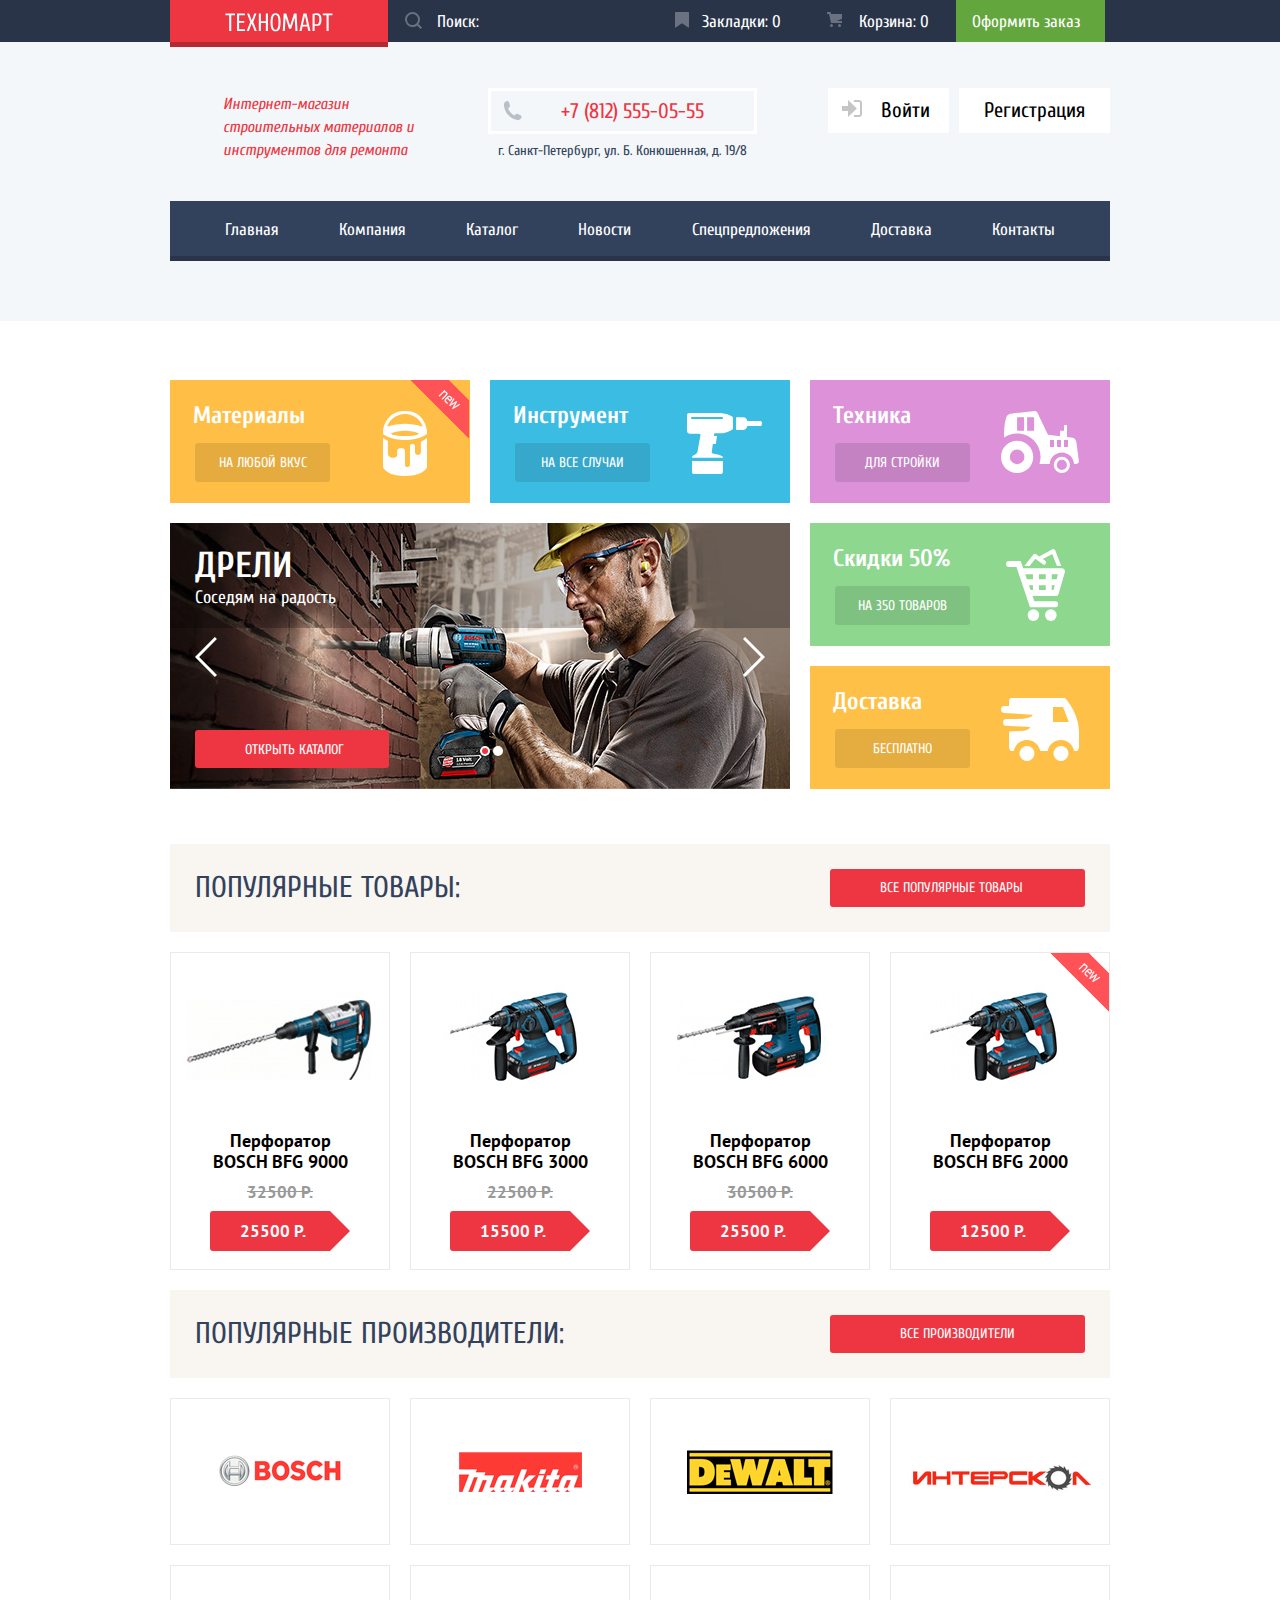
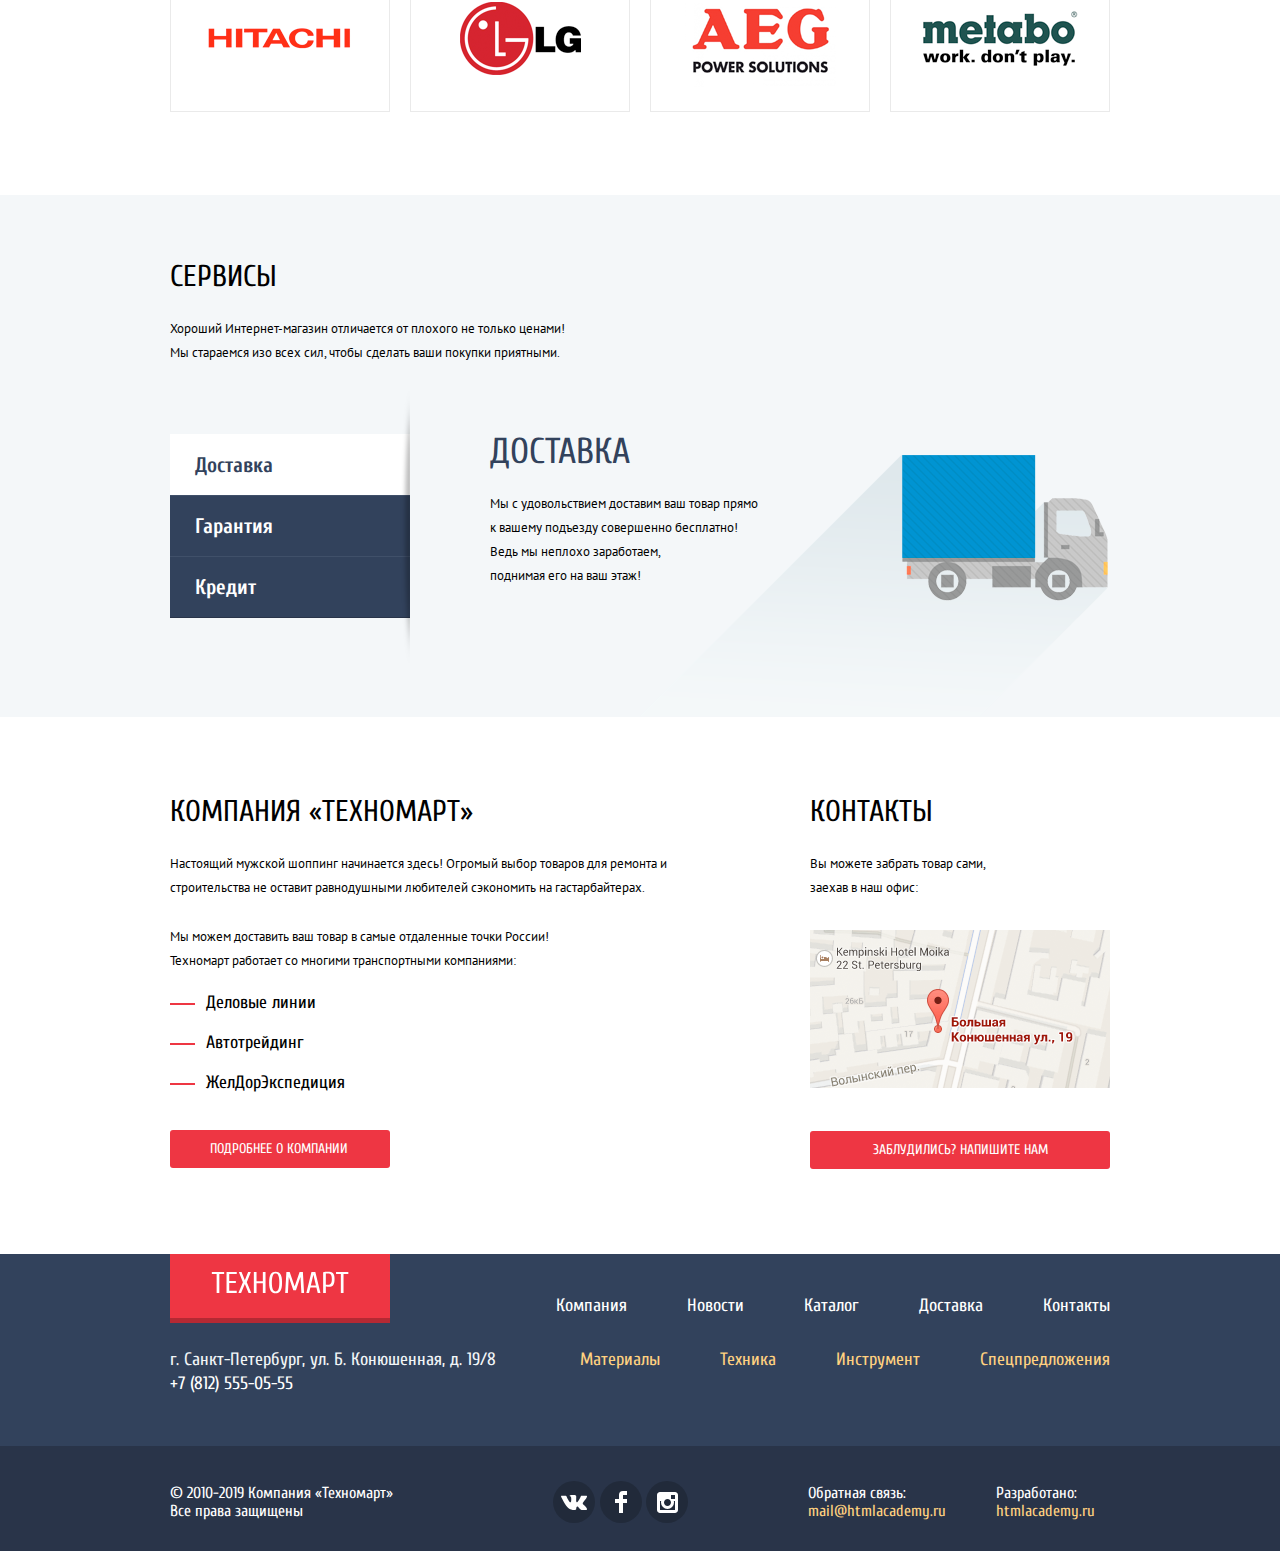
<file: index.html>
<!DOCTYPE html>
<html lang="ru">
  <head>
    <meta charset="utf-8">
    <title>HTML Academy: Техномарт</title>
    <link href="https://fonts.googleapis.com/css?family=Cuprum:400,400i,700%7CPT+Sans:400,700&display=swap&subset=cyrillic" rel="stylesheet">
    <link href="css/normalize.css" rel="stylesheet">
    <link href="css/style-min.css" rel="stylesheet">
  </head>
  <body>
    <header class="main-header">
      <div class="top-header">
        <div class="container">
          <a class="logo">
            <img src="img/logo.svg" width="109" height="19" alt="Логотип Техномарт">
          </a>
          <div class="search">
            <form action="#" method="get">
              <label for="search">
                <span class="visually-hidden">Форма поиска</span>
              </label>
              <input id="search" type="search" name="search" placeholder="Поиск:">
              <button class="visually-hidden" type="submit">Поиск</button>
            </form>
          </div>
          <div class="booking-block">
            <a class="marker" href="#">Закладки: 0</a>
            <a class="basket" href="#">Корзина: 0</a>
            <a class="booking" href="#">Оформить заказ</a>
          </div>
        </div>
      </div>
      <div class="middle-header container">
        <h1 class="index-page-title">Интернет-магазин строительных материалов и инструментов для ремонта</h1>  
        <div class="contact-header">
          <p class="phone-numder"><a href="tel:+78125550555">+7 (812) 555-05-55</a></p>
          <p class="address">г. Санкт-Петербург, ул. Б. Конюшенная, д. 19/8</p>
        </div>
        <ul class="user-navigation"> 
          <li>
            <a class="login-link" href="#">
              <svg xmlns="http://www.w3.org/2000/svg" width="20" height="17" viewBox="0 0 20 17">
                <path d="M14.875 8.5L6 0v6H0v5h6v6z"/>
                <path d="M16.986 15.01h-5.027V17h5.027c2.178 0 3.004-1.81 3.029-3.026V3.028C19.99 1.811 19.164 0 16.986 0h-5.027v1.99h5.027c.839 0 .992.681 1.01 1.057v10.904c-.017.376-.171 1.059-1.01 1.059z"/>
              </svg>
              <span>Войти</span>
            </a>
          </li>
          <li>
            <a class="check-in" href="#">Регистрация</a>
          </li>
        </ul>
      </div>
      <nav class="main-navigation container">
        <ul>
          <li><a class="active">Главная</a></li>
          <li><a href="#">Компания</a></li>
          <li><a href="catalog.html">Каталог</a></li>
          <li><a href="#">Новости</a></li>
          <li><a href="#">Спецпредложения</a></li>
          <li><a href="#">Доставка</a></li>
          <li><a href="#">Контакты</a></li>
        </ul>
      </nav>
    </header>
    <main>
      <div class="container">
        <section class="offers-block">
          <h2 class="visually-hidden">Наши предложения</h2>
          <div class="wrapper-offers-top">
            <div class="material-offers new">
              <h3>Материалы</h3>
              <a href="#">На любой вкус</a>  
            </div>
            <div class="instrument-offers">
              <h3>Инструмент</h3>
              <a href="#">На все случаи</a>
            </div>
            <div class="equipment-offers">
              <h3>Техника</h3>
              <a href="#">Для стройки</a>
            </div> 
          </div>
          <div class="wrapper-offers-bottom">
            <div class="wrapper">
              <div class="discount-offers">
                <h3>Скидки 50%</h3>
                <a href="#">На 350 товаров</a>
              </div>       
              <div class="delivery-offers">
                <h3>Доставка</h3>
                <a href="#">Бесплатно</a>
              </div>
            </div>
            <div class="slider-wrapper"> 
              <div class="slider-controls">
                <i class="active"></i>
                <i></i>
              </div>
              <button class="next-slider"><span class="visually-hidden">Вперед</span></button>
              <button class="back-slider"><span class="visually-hidden">Назад</span></button>
              <ul class="slider-list">
                <li class="slider-item">
                  <h3 class="slider-item-title">Дрели</h3>
                  <p>Соседям на радость</p>
                  <a class="slider-batton" href="catalog.html">Открыть каталог</a>
                </li>
                <li class="slider-item">
                  <h3 class="slider-item-title">Перфораторы</h3>
                  <p>Настоящие мужские игрушки</p>
                  <a class="slider-batton" href="catalog.html">Открыть каталог</a>
                </li>
              </ul>
            </div>
          </div>
        </section>
        <section class="popular-product">
          <div class="popular-product-header">
            <h2>Популярные товары:</h2>         
            <a class="button" href="#">Все популярные товары</a> 
          </div>
          <ul class="popular-list">
            <li class="popular-item">
              <article class="card-product">
                <div class="catalog-content">
                  <img src="img/bosch-bfg-9000.jpg" width="218" height="170" alt="Перфоратор BOSCH BFG 9000"> 
                </div>
                <h3>
                  <a href="#">
                    <span class="catalog-category">Перфоратор BOSCH</span>
                    <span class="catalog-model">BFG 9000</span>
                  </a>
                </h3>
                <div class="catalog-price">
                  <div class="old-price">32500 Р.</div>
                  <div class="new-price">25500 Р.</div>
                </div>
                <div class="catalog-popup">  
                  <a class="button-booking" href="#">Купить</a>
                  <a class="button-marker" href="#">В закладки</a>
                </div>
              </article>  
            </li>
            <li class="popular-item">
              <article class="card-product">
                <div class="catalog-content">
                  <img src="img/bosch-bfg-3000.jpg" width="218" height="170" alt="Перфоратор BOSCH BFG 3000"> 
                </div>
                <h3>
                  <a href="#">
                    <span class="catalog-category">Перфоратор BOSCH</span>
                    <span class="catalog-model">BFG 3000</span>
                  </a>
                </h3>
                <div class="catalog-price">
                  <div class="old-price">22500 Р.</div>
                  <div class="new-price">15500 Р.</div>
                </div>
                <div class="catalog-popup">  
                  <a class="button-booking" href="#">Купить</a>
                  <a class="button-marker" href="#">В закладки</a>
                </div>
              </article>  
            </li>
            <li class="popular-item"> 
              <article class="card-product">
                <div class="catalog-content">
                  <img src="img/bosch-bfg-6000.jpg" width="218" height="170" alt="Перфоратор BOSCH BFG 6000"> 
                </div>
                <h3>
                  <a href="#">
                    <span class="catalog-category">Перфоратор BOSCH</span>
                    <span class="catalog-model">BFG 6000</span>
                  </a>
                </h3>
                <div class="catalog-price">
                  <div class="old-price">30500 Р.</div>
                  <div class="new-price">25500 Р.</div>
                </div>
                <div class="catalog-popup">  
                  <a class="button-booking" href="#">Купить</a>
                  <a class="button-marker" href="#">В закладки</a>
                </div>
              </article>  
            </li>
            <li class="popular-item">
              <article class="card-product new">
                <div class="catalog-content">
                  <img src="img/bosch-bfg-2000.jpg" width="218" height="170" alt="Перфоратор BOSCH BFG 2000"> 
                </div>
                <h3>
                  <a href="#">
                    <span class="catalog-category">Перфоратор BOSCH</span>
                    <span class="catalog-model">BFG 2000</span>
                  </a>
                </h3>
                <div class="catalog-price">
                  <div class="new-price standart-price">12500 Р.</div>
                </div>
                <div class="catalog-popup"> 
                  <a class="button-booking" href="#">Купить</a>
                  <a class="button-marker" href="#">В закладки</a>
                </div>
              </article>  
            </li>
          </ul> 
        </section>
        <section class="popular-brands">
          <div class="popular-brands-header">
            <h2>Популярные производители:</h2>   
            <a class="button" href="#">Все производители</a>
          </div>
          <ul class="popular-brands-list">
            <li><a href="#"><img src="img/bosch.png" width="126" height="37" alt="Bosch"></a></li> 
            <li><a href="#"><img src="img/makita.png" width="123" height="40" alt="Makita"></a></li>
            <li><a href="#"><img src="img/de-walt.png" width="146" height="44" alt="DeWALT"></a></li>
            <li><a href="#"><img src="img/interscol.png" width="200" height="88" alt="Интерскол"></a></li>
            <li><a href="#"><img src="img/hitachi.png" width="169" height="31" alt="Hitachi"></a></li>
            <li><a href="#"><img src="img/lg.png" width="121" height="73" alt="LG"></a></li>
            <li><a href="#"><img src="img/aeg.png" width="151" height="96" alt="AEG"></a></li>
            <li><a href="#"><img src="img/metabo.png" width="204" height="69" alt="Metabo"></a></li>
          </ul>
        </section>
      </div>
      <section class="services">
        <div class="container">
          <div class="lead-box">
            <h2>Сервисы</h2>
            <p class="services-text">Хороший Интернет-магазин отличается от плохого не только ценами! Мы стараемся изо всех сил, чтобы сделать ваши покупки приятными.</p>
          </div>
          <div class="slider-services">
            <div class="slider-services-buttons"> 
              <button class="services-button active">Доставка</button>
			        <button class="services-button">Гарантия</button>
			        <button class="services-button">Кредит</button>
            </div>
            <div class="slider-services-text">
              <section class="delivery">  
                <h3>Доставка</h3> 
                <p class="delivery-text">Мы с удовольствием доставим ваш товар прямо<br> к вашему подъезду совершенно бесплатно! Ведь мы неплохо заработаем,<br> поднимая его на ваш этаж!</p>
              </section>
              <section class="warranty">
                <h3>Гарантия</h3>
                <p class="warranty-text">Если купленный у нас товар поломается или заискрит,<br> а также в случае пожара, спровоцированного его возгаранием, вы всегда можете быть уверены в нашей гарантии. Мы обменяем сгоревший товар на новый.<br> Дом уж восстановите как-нибудь сами.</p>
              </section>
              <section class="credit">
                <h3>Кредит</h3>
                <p class="credit-text">Залезть в долговую яму стало проще!<br> Кредитные консультанты придут вам на помощь.</p>
                <a class="button" href="#">Отправить заявку</a>
              </section>
            </div>
          </div>
        </div>
      </section>
      <div class="wrapper-company container">
        <article class="about-company"> 
          <h2 class="company-title">Компания &laquo;Техномарт&raquo;</h2>
          <p>Настоящий мужской шоппинг начинается здесь! Огромый выбор товаров для ремонта и строительства не оставит равнодушными любителей сэкономить на гастарбайтерах.</p>
          <p class="delivery-company">Мы можем доставить ваш товар в самые отдаленные точки России! Техномарт работает со многими транспортными компаниями:</p>
          <ul class="delivery-list"> 
            <li>Деловые линии</li>
            <li>Автотрейдинг</li>
            <li>ЖелДорЭкспедиция</li>
          </ul>
          <a class="button" href="#">Подробнее о компании</a>  
        </article>
        <section class="contact">
          <h2 class="contact-title">Контакты</h2>
          <p>Вы можете забрать товар сами, заехав в наш офис:</p>
          <a class="map" href="map.html">
            <img src="img/map.png" width="300" height="158" alt="Карта офиса Техномарт улица Большая Конюшечная ул., 19">
          </a>
          <div>
            <a class="button" href="message.html">Заблудились? Напишите нам</a>  
          </div>
        </section>
      </div>
    </main>
    <footer class="main-footer">
      <div class="footer-top">
        <div class="main-menu container">
          <a class="logo">
            <img src="img/logo-footer.svg" width="138" height="23" alt="Логотип Техномарт"> 
          </a>
          <ul class="footer-navigation"> 
            <li><a href="#">Компания</a></li>
            <li><a href="#">Новости</a></li>
            <li><a href="catalog.html">Каталог</a></li>
            <li><a href="#">Доставка</a></li>
            <li><a href="#">Контакты</a></li>
          </ul>
        </div>
        <div class="offers-menu container">
          <p class="footer-contact">
            г. Санкт-Петербург, ул. Б. Конюшенная, д. 19/8<br>
            <a href="tel:+78125550555">+7 (812) 555-05-55</a>
          </p>
          <ul class="offers"> 
            <li><a href="#">Материалы</a></li>
            <li><a href="#">Техника</a></li>
            <li><a href="#">Инструмент</a></li>
            <li><a href="#">Спецпредложения</a></li>
          </ul>
        </div>
      </div>
      <div class="footer-copyright">
        <div class="container">
          <p class="copyright">
            &copy; 2010-2019 Компания &laquo;Техномарт&raquo; 
            Все права защищены 
          </p>
          <div class="social-footer">
            <ul class="social-footer-list">
              <li>
                <a class="social-button social-button-vk" href="#">
                  <span class="visually-hidden">Вконтакте</span>               
                </a>
              </li>
              <li>
                <a class="social-button social-button-fb" href="#">
                  <span class="visually-hidden">Фейсбук</span>
                </a>
              </li>
              <li>
                <a class="social-button social-button-ig" href="#">
                  <span class="visually-hidden">Инстаграм</span>
                </a>
              </li>
            </ul>
          </div>
          <p class="mail">
            <span>Обратная связь:</span>
            <a href="mailto:mail@htmlacademy.ru">mail@htmlacademy.ru</a>
          </p>
          <p class="developer">
            <span>Разработано:</span>
            <a href="https://htmlacademy.ru/intensive/htmlcss">htmlacademy.ru</a>
          </p>
        </div>
      </div>
    </footer> 
    <div class="popup-message">
      <form action="#" method="post">
        <div class="form-block">
          <p class="message-item">
            <label for="message-name">Ваше имя:</label>
            <input type="text" id="message-name" name="name" placeholder="Имя Фамилия">
          </p>
          <p class="message-item">
            <label for="message-mail">Ваш e-mail:</label>
            <input type="email" id="message-mail" name="email" placeholder="email@example.com">
          </p>
          <p class="message-item-text">
            <label for="message-text">Текст письма:</label>
            <textarea id="message-text" name="message" placeholder="В свободной форме"></textarea>
          </p>
        </div>
        <div class="button-block">
          <button class="button-checkout" type="submit">Отправить</button>
        </div>
        <button class="close-popup" type="button">Закрыть</button>
      </form>
    </div> 
    <div class="map-popup">
      <img src="img/map-big.jpg" width="940" height="446" alt="Карта офиса Техномарт улица Большая Конюшечная ул., 19">
      <button class="close-popup" type="button"><span class="visually-hidden">Закрыть</span></button>
    </div>	
    <div class="popup-product-in-basket">
      <p>Товар добавлен в корзину</p>
      <div class="button-block">
        <a class="button-send" href="#">Оформить заказ</a>
        <a class="button-shopping" href="catalog.html">Продолжить покупки</a>  
      </div>
      <button class="close-popup" type="button"><span class="visually-hidden">Закрыть</span></button>
    </div>   
    <script src="js/script-min.js"></script>
  </body>
</html>
</file>
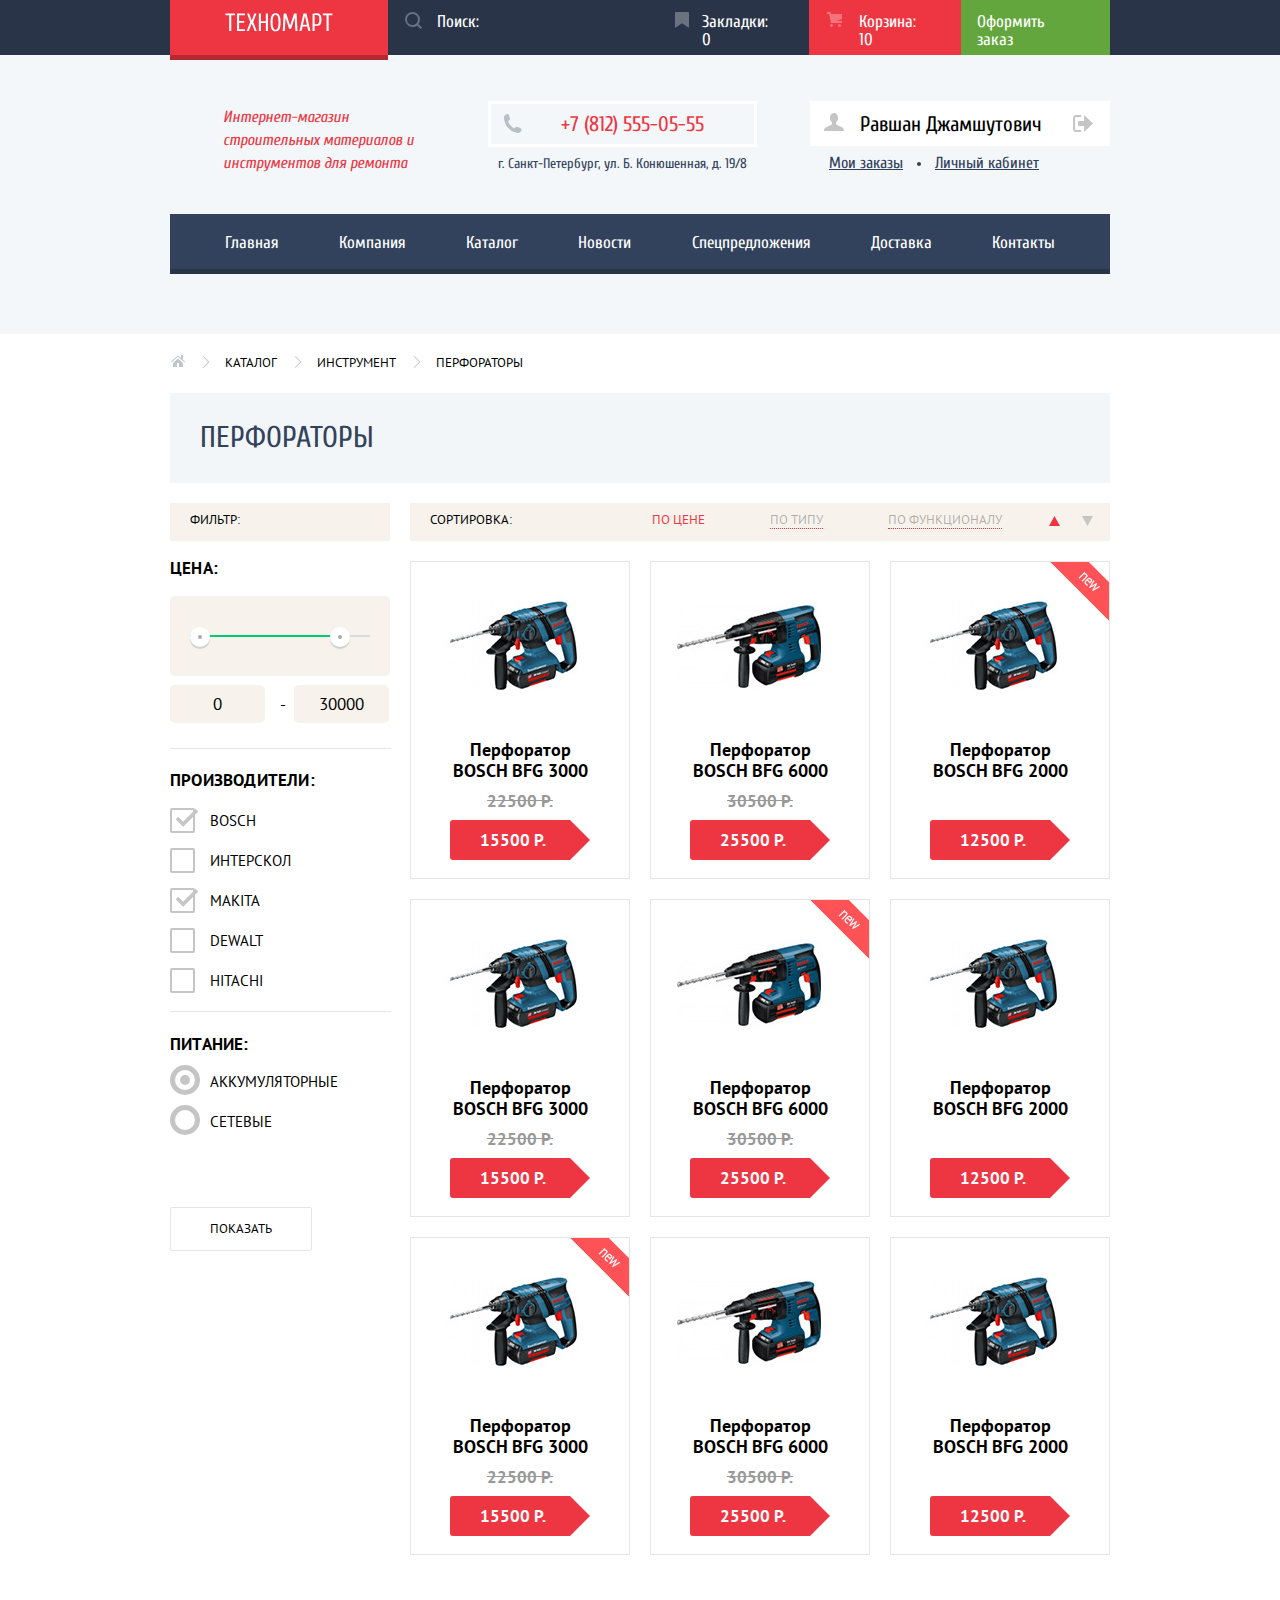
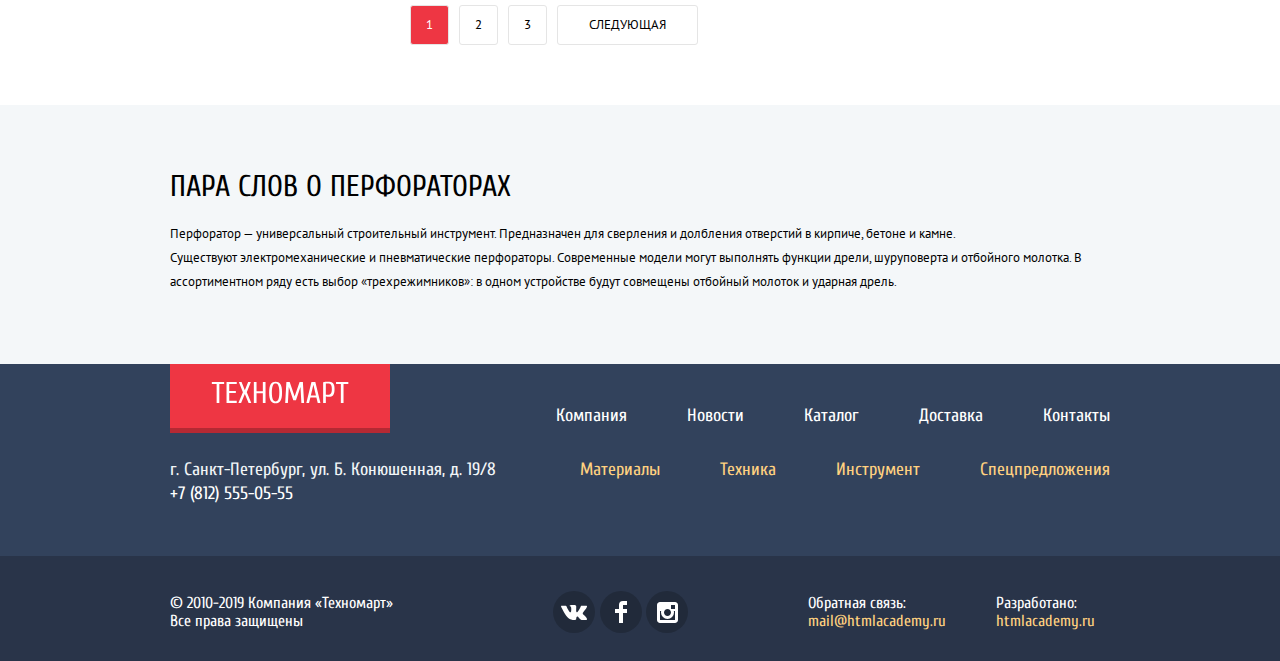
<file: catalog.html>
<!DOCTYPE html>
<html lang="ru">
  <head>
    <meta charset="utf-8">
    <title>HTML Academy: Техномарт</title>
    <link href="https://fonts.googleapis.com/css?family=Cuprum:400,400i,700%7CPT+Sans:400,700&display=swap&subset=cyrillic" rel="stylesheet">
    <link href="css/normalize.css" rel="stylesheet">
    <link href="css/style-min.css" rel="stylesheet">
  </head>
  <body>
    <header class="main-header">
      <div class="top-header">
        <div class="container">
          <a class="logo logo-inner" href="index.html">
            <img src="img/logo.svg" width="109" height="19" alt="Логотип Техномарт">
          </a>
          <div class="search">
            <form action="#" method="get">
              <label for="search-inner">
                <span class="visually-hidden">Форма поиска</span>
              </label>
              <input id="search-inner" type="search" name="search" placeholder="Поиск:">
              <button class="visually-hidden" type="submit">Поиск</button>
            </form>
          </div>
          <div class="booking-block">
            <a class="marker" href="#">Закладки: 0</a>
            <a class="basket full-basket" href="#">Корзина: 10</a>
            <a class="booking" href="#">Оформить заказ</a>
          </div>
        </div>
      </div>
      <div class="middle-header container">
        <p class="page-description">Интернет-магазин строительных материалов и инструментов для ремонта</p>  
        <div class="contact-header">
          <p class="phone-numder"><a href="tel:+78125550555">+7 (812) 555-05-55</a></p>
          <p class="address">г. Санкт-Петербург, ул. Б. Конюшенная, д. 19/8</p>
        </div>
        <div class="user-block">    
          <div class="user-login">
            <a class="user-name" href="#">
              <svg xmlns="http://www.w3.org/2000/svg" width="20" height="18" viewBox="0 0 20 18">
                <path d="M17.881 14.166c-2.144-.735-4.256-1.666-5.207-2.39-.657-.501-.77-1.618-.517-2.415 1.118-.903 1.864-2.477 1.864-4.278C14.021 2.276 12.221 0 10 0S5.979 2.276 5.979 5.083c0 1.801.746 3.374 1.863 4.277.253.798.141 1.915-.517 2.416-.95.724-3.063 1.654-5.207 2.39S0 18 0 18h20s.025-3.099-2.119-3.834z"/>
              </svg>            
              <span>Равшан Джамшутович</span>
            </a>
            <a class="exit" href="#">
              <svg xmlns="http://www.w3.org/2000/svg" width="21" height="17" viewBox="0 0 21 17">
                <g>
                  <path d="M21 8.5L12.125 0v6h-6v5h6v6z"/>
                  <path d="M3.106 13.952V3.048c.018-.376.171-1.057 1.01-1.057h5.027V0H4.116C1.938 0 1.112 1.81 1.087 3.027v10.946C1.112 15.189 1.938 17 4.116 17h5.027v-1.99H4.116c-.839 0-.992-.683-1.01-1.058z"/>
                </g>
              </svg>
              <span class="visually-hidden">Выход</span>
            </a>
          </div>
          <ul class="user-menu">
            <li><a href="#">Мои заказы</a></li>
            <li><a href="#">Личный кабинет</a></li>
          </ul>
        </div>                       
      </div>
      <nav class="main-navigation container">
        <ul>
          <li><a href="index.html">Главная</a></li>
          <li><a href="#">Компания</a></li>
          <li><a class="active" href="catalog.html">Каталог</a></li>
          <li><a href="#">Новости</a></li>
          <li><a href="#">Спецпредложения</a></li>
          <li><a href="#">Доставка</a></li>
          <li><a href="#">Контакты</a></li>
        </ul>
      </nav>
    </header>
    <main>
      <div class="container">
        <ul class="breadcrumbs">
          <li class="breadcrumbs-item">
            <a href="index.html">
              <svg xmlns="http://www.w3.org/2000/svg" width="15" height="12" viewBox="0 0 15 12">
                <g fill="#C1C6CE">
                    <path d="M3 8v4h4V8h2v4h4V8L8 3.516z"/>
                    <path d="M14.831 6.365L13 4.751V0h-2v2.987L8.332.635c-.02-.017-.043-.023-.064-.037a.465.465 0 0 0-.08-.047.551.551 0 0 0-.095-.024C8.062.521 8.032.515 8 .515c-.031 0-.061.006-.092.012a.46.46 0 0 0-.095.025c-.028.011-.053.029-.08.046-.021.014-.045.02-.064.037l-6.498 5.73a.501.501 0 0 0 .33.875.497.497 0 0 0 .331-.125L8 1.677l6.169 5.438a.501.501 0 0 0 .662-.75z"/>
                </g>
              </svg>
              <span class="visually-hidden">Главная</span>
            </a>
          </li>
          <li class="breadcrumbs-item"><a href="catalog.html">Каталог</a></li>
          <li class="breadcrumbs-item"><a href="#">Инструмент</a></li>
          <li class="breadcrumbs-item breadcrumbs-current">Перфораторы</li>
        </ul>
        <h1 class="page-title">Перфораторы</h1> 
        <div class="wrapper-main">
          <section class="filters">
            <h2>Фильтр:</h2>
            <form class="filter" action="#" method="get"> 
              <fieldset class="filter-item filter-price">
                <legend>Цена:</legend>
                <div class="range-filter">
                  <div class="range-controls">
                    <div class="scale">
                      <div class="bar"></div>
                    </div> 
                    <div class="toggle toggle-min"></div>
                    <div class="toggle toggle-max"></div>      
                  </div>
                  <div class="price-controls">
                    <label class="min-price"><input name="min-price" type="text" value="0"></label> 
                    <label class="max-price">-<input name="max-price" type="text" value="30000"></label> 
                  </div>
                </div>
              </fieldset>
              <fieldset class="filter-item filter-brands">
                <legend>Производители:</legend>
                <ul>
                  <li>
                    <input class="visually-hidden  filter-input-checked" type="checkbox" name="bosch" id="bosch" checked>
                    <label for="bosch"><span class="brands">bosch</span></label>
                  </li>
                  <li>
                    <input class="visually-hidden  filter-input-checked" type="checkbox" name="interscol" id="interscol">
                    <label for="interscol"><span class="brands">Интерскол</span></label>
                  </li>
                  <li>
                    <input class="visually-hidden  filter-input-checked" type="checkbox" name="makita" id="makita" checked>
                    <label for="makita"><span class="brands">Makita</span></label>
                  </li>
                  <li>
                    <input class="visually-hidden  filter-input-checked" type="checkbox" name="dewalt" id="dewalt">
                    <label for="dewalt"><span class="brands">Dewalt</span></label>
                  </li>
                  <li>
                    <input class="visually-hidden  filter-input-checked" type="checkbox" name="hitachi" id="hitachi">
                    <label for="hitachi"><span class="brands">Hitachi</span></label>
                  </li>
                </ul>
              </fieldset>
              <fieldset  class="filter-item filter-battery">
                <legend>Питание:</legend>
                <ul>
                  <li>
                    <input class="visually-hidden  filter-input-radio" type="radio" name="battery-type" id="battery" value="battery" checked>
                    <label for="battery">Аккумуляторные</label>
                  </li>
                  <li>
                    <input class="visually-hidden  filter-input-radio" type="radio" name="battery-type" id="electric-network" value="electric-network">
                    <label for="electric-network">Сетевые</label>
                  </li>
                </ul>
              </fieldset>
              <button class="filter-button" type="submit">Показать</button>
            </form> 
          </section>
          <div class="wrapper-inner">
            <section class="sorting">
              <h2>Сортировка:</h2>
              <ul class="sorting-list">
                <li><a class="sort-link active" href="#">По цене</a></li>
                <li><a class="sort-link" href="#">По типу</a></li>
                <li><a class="sort-link" href="#">По функционалу</a></li>
              </ul>
              <div class="down-up-block">
                <a class="up active" href="#">
                  <svg version="1.1" xmlns="http://www.w3.org/2000/svg" xmlns:xlink="http://www.w3.org/1999/xlink" x="0px" y="0px"
                    width="11px" height="10px" viewBox="0 0 11 10" enable-background="new 0 0 11 10" xml:space="preserve">
                    <polygon points="5.5,0 0,10 11,10 "/>
                  </svg>                 
                  <span class="visually-hidden">Сортировать по возврастанию</span>
                </a>
                <a class="down" href="#">
                  <svg version="1.1" xmlns="http://www.w3.org/2000/svg" xmlns:xlink="http://www.w3.org/1999/xlink" x="0px" y="0px" width="11px" height="10px" viewBox="0 0 11 10" enable-background="new 0 0 11 10" xml:space="preserve">
                    <polyline points="5.5,10 0,0 11,0 "/>
                  </svg>
                  <span class="visually-hidden down">Сортировать по убыванию</span>
                </a>
              </div>
            </section>
            <section class="catalog">
              <h2 class="visually-hidden">Каталог товаров</h2>
              <ul class="catalog-list">
                <li class="catalog-item">
                  <article class="card-product">
                    <div class="catalog-content">
                      <img src="img/bosch-bfg-3000.jpg" width="218" height="170" alt="Перфоратор BOSCH BFG 3000"> 
                    </div>
                    <h3>
                      <a href="#">
                        <span class="catalog-category">Перфоратор BOSCH</span>
                        <span class="catalog-model">BFG 3000</span>
                      </a>
                    </h3>
                    <div class="catalog-price">
                      <div class="old-price">22500 Р.</div>
                      <div class="new-price">15500 Р.</div>
                    </div>
                    <div class="catalog-popup">  
                      <a class="button-booking" href="#">Купить</a>
                      <a class="button-marker" href="#">В закладки</a>
                    </div>
                  </article>  
                </li>
                <li class="catalog-item">
                  <article class="card-product">
                    <div class="catalog-content">
                      <img src="img/bosch-bfg-6000.jpg" width="218" height="170" alt="Перфоратор BOSCH BFG 6000"> 
                    </div>
                    <h3>
                      <a href="#">
                        <span class="catalog-category">Перфоратор BOSCH</span>
                        <span class="catalog-model">BFG 6000</span>
                      </a>
                    </h3>
                    <div class="catalog-price">
                      <div class="old-price">30500 Р.</div>
                      <div class="new-price">25500 Р.</div>
                    </div>
                    <div class="catalog-popup"> 
                      <a class="button-booking" href="#">Купить</a>
                      <a class="button-marker" href="#">В закладки</a>
                    </div>
                  </article>    
                </li>
                <li class="catalog-item  new"> 
                  <article class="card-product  new">
                    <div class="catalog-content">
                      <img src="img/bosch-bfg-2000.jpg" width="218" height="170" alt="Перфоратор BOSCH BFG 2000"> 
                    </div>
                    <h3>
                      <a href="#">
                        <span class="catalog-category">Перфоратор BOSCH</span>
                        <span class="catalog-model">BFG 2000</span>
                      </a>
                    </h3>
                    <div class="catalog-price">
                      <div class="new-price standart-price">12500 Р.</div>
                    </div>
                    <div class="catalog-popup">  
                      <a class="button-booking" href="#">Купить</a>
                      <a class="button-marker" href="#">В закладки</a>
                    </div>
                  </article>
                </li>
                <li class="catalog-item">
                  <article class="card-product">
                    <div class="catalog-content">
                      <img src="img/bosch-bfg-3000.jpg" width="218" height="170" alt="Перфоратор BOSCH BFG 3000"> 
                    </div>
                    <h3>
                      <a href="#">
                        <span class="catalog-category">Перфоратор BOSCH</span>
                        <span class="catalog-model">BFG 3000</span>
                      </a>
                    </h3>
                    <div class="catalog-price">
                      <div class="old-price">22500 Р.</div>
                      <div class="new-price">15500 Р.</div>
                    </div>
                    <div class="catalog-popup">  
                      <a class="button-booking" href="#">Купить</a>
                      <a class="button-marker" href="#">В закладки</a>
                    </div>
                  </article>  
                </li>
                <li class="catalog-item">
                  <article class="card-product  new">
                    <div class="catalog-content">
                      <img src="img/bosch-bfg-6000.jpg" width="218" height="170" alt="Перфоратор BOSCH BFG 6000"> 
                    </div>
                    <h3>
                      <a href="#">
                        <span class="catalog-category">Перфоратор BOSCH</span>
                        <span class="catalog-model">BFG 6000</span>
                      </a>
                    </h3>
                    <div class="catalog-price">
                      <div class="old-price">30500 Р.</div>
                      <div class="new-price">25500 Р.</div>
                    </div>
                    <div class="catalog-popup"> 
                      <a class="button-booking" href="#">Купить</a>
                      <a class="button-marker" href="#">В закладки</a>
                    </div>
                  </article>    
                </li>
                <li class="catalog-item"> 
                  <article class="card-product">
                    <div class="catalog-content">
                      <img src="img/bosch-bfg-2000.jpg" width="218" height="170" alt="Перфоратор BOSCH BFG 2000"> 
                    </div>
                    <h3>
                      <a href="#">
                        <span class="catalog-category">Перфоратор BOSCH</span>
                        <span class="catalog-model">BFG 2000</span>
                      </a>
                    </h3>
                    <div class="catalog-price">
                      <div class="new-price standart-price">12500 Р.</div>
                    </div>
                    <div class="catalog-popup">  
                      <a class="button-booking" href="#">Купить</a>
                      <a class="button-marker" href="#">В закладки</a>
                    </div>
                  </article>
                </li>
                <li class="catalog-item">
                  <article class="card-product  new">
                    <div class="catalog-content">
                      <img src="img/bosch-bfg-3000.jpg" width="218" height="170" alt="Перфоратор BOSCH BFG 3000"> 
                    </div>
                    <h3>
                      <a href="#">
                        <span class="catalog-category">Перфоратор BOSCH</span>
                        <span class="catalog-model">BFG 3000</span>
                      </a>
                    </h3>
                    <div class="catalog-price">
                      <div class="old-price">22500 Р.</div>
                      <div class="new-price">15500 Р.</div>
                    </div>
                    <div class="catalog-popup"> 
                      <a class="button-booking" href="#">Купить</a>
                      <a class="button-marker" href="#">В закладки</a>
                    </div>
                  </article>  
                </li>
                <li class="catalog-item">
                  <article class="card-product">
                    <div class="catalog-content">
                      <img src="img/bosch-bfg-6000.jpg" width="218" height="170" alt="Перфоратор BOSCH BFG 6000"> 
                    </div>
                    <h3>
                      <a href="#">
                        <span class="catalog-category">Перфоратор BOSCH</span>
                        <span class="catalog-model">BFG 6000</span>
                      </a>
                    </h3>
                    <div class="catalog-price">
                      <div class="old-price">30500 Р.</div>
                      <div class="new-price">25500 Р.</div>
                    </div>
                    <div class="catalog-popup"> 
                      <a class="button-booking" href="#">Купить</a>
                      <a class="button-marker" href="#">В закладки</a>
                    </div>
                  </article>    
                </li>
                <li class="catalog-item"> 
                  <article class="card-product">
                    <div class="catalog-content">
                      <img src="img/bosch-bfg-2000.jpg" width="218" height="170" alt="Перфоратор BOSCH BFG 2000"> 
                    </div>
                    <h3>
                      <a href="#">
                        <span class="catalog-category">Перфоратор BOSCH</span>
                        <span class="catalog-model">BFG 2000</span>
                      </a>
                    </h3>
                    <div class="catalog-price">
                      <div class="new-price standart-price">12500 Р.</div>
                    </div>
                    <div class="catalog-popup"> 
                      <a class="button-booking" href="#">Купить</a>
                      <a class="button-marker" href="#">В закладки</a>
                    </div>
                  </article>
                </li>
              </ul>
            </section>
            <ul class="pagination">
              <li class="pagination-item pagination-item-current"><a>1</a></li>
              <li class="pagination-item"><a href="#">2</a></li>
              <li class="pagination-item"><a href="#">3</a></li>
              <li class="pagination-item next"><a href="#">Следующая</a></li>
            </ul>
          </div>
        </div>  
      </div>  
      <section class="perforator">
        <div class="container">
          <h2>Пара слов о перфораторах</h2>
          <p>Перфоратор — универсальный строительный инструмент. Предназначен для сверления и долбления отверстий в кирпиче, бетоне и камне.<br> Существуют электромеханические и пневматические перфораторы. Современные модели могут выполнять функции дрели, шуруповерта и отбойного молотка. В ассортиментном ряду есть выбор «трехрежимников»: в одном устройстве будут совмещены отбойный молоток и ударная дрель.</p> 
        </div>
      </section>
    </main>
    <footer class="main-footer">
      <div class="footer-top">
        <div class="main-menu container">
          <a class="logo logo-inner" href="index.html">
            <img src="img/logo-footer.svg" width="138" height="23" alt="Логотип Техномарт"> 
          </a>
          <ul class="footer-navigation"> 
            <li><a href="#">Компания</a></li>
            <li><a href="#">Новости</a></li>
            <li><a href="catalog.html">Каталог</a></li>
            <li><a href="#">Доставка</a></li>
            <li><a href="#">Контакты</a></li>
          </ul>
        </div>
        <div class="offers-menu container">
          <p class="footer-contact">
            г. Санкт-Петербург, ул. Б. Конюшенная, д. 19/8<br>
            <a href="tel:+78125550555">+7 (812) 555-05-55</a>
          </p>
          <ul class="offers"> 
            <li><a href="#">Материалы</a></li>
            <li><a href="#">Техника</a></li>
            <li><a href="#">Инструмент</a></li>
            <li><a href="#">Спецпредложения</a></li>
          </ul>
        </div>
      </div>
      <div class="footer-copyright">
        <div class="container">
          <p class="copyright">
            &copy; 2010-2019 Компания &laquo;Техномарт&raquo; 
            Все права защищены 
          </p>
          <div class="social-footer">
            <ul class="social-footer-list">
              <li>
                <a class="social-button social-button-vk" href="#">
                  <span class="visually-hidden">Вконтакте</span>               
                </a>
              </li>
              <li>
                <a class="social-button social-button-fb" href="#">
                  <span class="visually-hidden">Фейсбук</span>
                </a>
              </li>
              <li>
                <a class="social-button social-button-ig" href="#">
                  <span class="visually-hidden">Инстаграм</span>
                </a>
              </li>
            </ul>
          </div>
          <p class="mail">
            <span>Обратная связь:</span>
            <a href="mailto:mail@htmlacademy.ru">mail@htmlacademy.ru</a>
          </p>
          <p class="developer">
            <span>Разработано:</span>
            <a href="https://htmlacademy.ru/intensive/htmlcss">htmlacademy.ru</a>
          </p>
        </div>
      </div>
    </footer> 
    <div class="popup-product-in-basket">
      <p>Товар добавлен в корзину</p>
      <div class="button-block">
        <a class="button-send" href="#">Оформить заказ</a>
        <a class="button-shopping" href="catalog.html">Продолжить покупки</a>  
      </div>
      <button class="close-popup" type="button"><span class="visually-hidden">Закрыть</span></button>
    </div>
    <script src="js/script-inner-min.js"></script>   
  </body>
</html>
</file>
<file: css/style-min.css>
body{margin:0;padding:0;font-size:13px;line-height:24px;font-family:"PT Sans","Arial",sans-serif;color:#000}img{max-width:100%}a{text-decoration:none}.visually-hidden{position:absolute;width:1px;height:1px;margin:-1px;clip:rect(0 0 0 0)}.container{width:940px;margin:0 auto;padding:0 10px}.main-header{padding-bottom:60px;font-family:"Cuprum","Arial",sans-serif;background-color:#f4f7f9}.top-header{font-style:normal;font-weight:normal;font-size:17px;line-height:18px;color:#fff;background-color:#293449}.top-header .container{display:-webkit-box;display:-ms-flexbox;display:flex;-webkit-box-pack:justify;-ms-flex-pack:justify;justify-content:space-between}.logo{padding:13px 55px 6px 55px;background-color:#ee3643;-webkit-box-shadow:0 5px 0 0 rgba(0,0,0,0.24),0 5px 0 0 #ee3643;box-shadow:0 5px 0 0 rgba(0,0,0,0.24),0 5px 0 0 #ee3643}.logo-inner:hover,.logo-inner:focus{background-color:#ca2c37}.search{position:relative}.search input{width:270px;padding-top:13px;padding-bottom:11px;padding-left:49px;font:inherit;background-color:#293449;background-image:url("../img/icon-search.svg");background-repeat:no-repeat;background-position:17px 12px;border:0;cursor:pointer}.search input:hover{background-color:#212a3a;background-image:url("../img/icon-search-hover.svg");background-repeat:no-repeat;background-position:17px 12px}.search input:active{background-color:#293449;background-image:url("../img/icon-search.svg");background-repeat:no-repeat;background-position:17px 12px}.search input:focus{background-color:#fff;background-image:url("../img/icon-search-focus.svg");background-repeat:no-repeat;background-position:17px 12px;cursor:default}.search input::-webkit-input-placeholder{color:#fff}.search input:-ms-input-placeholder{color:#fff}.search input::-ms-input-placeholder{color:#fff}.search input::-moz-placeholder{color:#fff;opacity:1}.search input:-moz-placeholder{color:#fff;opacity:1}.search input::placeholder{color:#fff}.top-header a{color:#fff}.booking-block{display:-webkit-box;display:-ms-flexbox;display:flex;width:455px}.marker{position:relative;padding:13px 28px 6px 44px}.marker::before{content:"";position:absolute;top:12px;left:17px;width:14px;height:16px;background-image:url("../img/icon-bookmark.svg");opacity:.3}.marker:hover::before,.marker:focus::before{opacity:1}.marker:active::before{opacity:.5}.basket{position:relative;padding:13px 27px 6px 50px}.full-basket{background-color:#ee3643}.basket::before{content:"";position:absolute;top:12px;left:18px;width:15px;height:15px;background-image:url("../img/cart-icon.svg");opacity:.3}.basket:hover::before,.basket:focus::before{opacity:1}.basket:active::before{opacity:.5}.booking{padding:13px 25px 6px 16px;background-color:#63a63e}.booking:hover,.booking:focus{background-color:#5fbb2d}.booking:active{color:rgba(255,255,255,0.5);background-color:#518534}.middle-header{display:-webkit-box;display:-ms-flexbox;display:flex;-webkit-box-pack:justify;-ms-flex-pack:justify;justify-content:space-between;-webkit-box-align:start;-ms-flex-align:start;align-items:flex-start;min-height:78px;padding-top:46px;padding-bottom:35px}.index-page-title,.page-description{width:196px;margin:0;padding-top:5px;padding-left:53px;font-style:italic;font-weight:normal;font-size:16px;line-height:23px;color:#ee3643}.contact-header{padding-left:15px}.phone-numder a{margin:0;padding:8px 50px 8px 70px;font-size:21px;line-height:21px;text-align:center;color:#ee3643;background-image:url("../img/icon-phone.svg");background-repeat:no-repeat;background-position:12px 10px;border:3px solid #fff}.address{margin:0;padding:0;font-size:14px;line-height:24px;text-align:center;color:#32425c}.user-navigation{display:-webkit-box;display:-ms-flexbox;display:flex;-webkit-box-pack:end;-ms-flex-pack:end;justify-content:flex-end;width:300px;margin:0;padding:0;list-style:none}.user-navigation a{font-size:21px;line-height:21px;color:#000;background-color:#fff}.user-navigation a{display:block;margin-left:10px}.user-navigation a:hover,.user-navigation a:focus{color:#ee3643}.user-navigation a:active{color:rgba(0,0,0,0.3)}.check-in{padding:12px 25px}.user-block{width:300px}.user-login{display:-webkit-box;display:-ms-flexbox;display:flex;background-color:#fff}.login-link{min-width:93px;padding:12px 14px}.login-link svg{padding-right:14px;fill:#c5c5c5}.login-link:hover svg,.login-link:focus svg{fill:#32425c}.login-link:active svg{fill:#c5c5c5}.user-name{display:block;padding-top:12px;padding-bottom:9px;font-size:21px;line-height:21px;color:#000;background-color:#fff}.user-name:active{color:rgba(0,0,0,0.3)}.user-name svg{padding-right:11px;padding-left:14px;fill:#c5c5c5}.user-name:hover svg,.user-name:focus svg{fill:#32425c}.user-name:active svg{fill:#c5c5c5}.exit{display:block;padding-top:14px;padding-right:10px;padding-bottom:6px;padding-left:30px;fill:#c5c5c5}.exit:hover svg,.exit:focus svg{fill:#32425c}.exit:active svg{fill:#c5c5c5}.user-menu{display:-webkit-box;display:-ms-flexbox;display:flex;-ms-flex-wrap:wrap;flex-wrap:wrap;margin:0;padding:0;padding-top:5px;padding-left:19px;list-style:none}.user-menu li{position:relative;padding-right:32px}.user-menu li:not(:last-child)::before{content:"";position:absolute;top:50%;left:90px;width:4px;height:4px;margin:-2px;background-color:#32425c;border-radius:50%}.user-menu li:last-child{padding:0}.user-menu a{font-size:16px;color:#32425c;text-decoration:underline}.user-menu a:hover,.user-menu a:focus{color:#ee3643}.user-menu a:active{color:rgba(50,66,92,0.3)}.main-navigation ul{display:-webkit-box;display:-ms-flexbox;display:flex;-ms-flex-wrap:wrap;flex-wrap:wrap;-ms-flex-pack:distribute;justify-content:space-around;margin:0;padding:0;padding-right:25px;padding-left:25px;list-style:none;background-color:#32425c;-webkit-box-shadow:inset 0 -5px 0 0 #293449;box-shadow:inset 0 -5px 0 0 #293449}.main-navigation a{display:block;padding:20px 30px 23px 30px;font-size:17px;line-height:17px;color:#fff}.main-navigation a:hover,.main-navigation a:focus{background-color:#293449}.main-navigation a:active{color:rgba(255,255,255,0.5);background-color:#1d2739}.main-navigation .active:hover,.main-navigation .active:focus,.main-navigation .active:active{padding-bottom:18px;color:#fff;background-color:#32425c}.offers-block{margin-top:59px;margin-bottom:55px}.offers-block h3{margin:0;padding:0;font-weight:bold;font-family:"Cuprum","Arial",sans-serif;color:#fff}.material-offers h3,.instrument-offers h3,.equipment-offers h3,.discount-offers h3,.delivery-offers h3{position:relative;padding-top:21px;padding-bottom:12px;padding-left:23px;font-size:24px;line-height:30px}.offers-block a{display:block;min-width:86px;margin-right:140px;margin-left:25px;padding-top:11px;padding-bottom:10px;font-size:14px;line-height:18px;font-family:"Cuprum","Arial",sans-serif;text-align:center;color:#fff;text-transform:uppercase;background-color:rgba(0,0,0,0.1);border-radius:3px}.offers-block a:hover,.offers-block a:focus{background-color:rgba(0,0,0,0.2)}.offers-block a:active{background-color:rgba(0,0,0,0.3)}.offers-block .new{position:relative}.offers-block .new::after{content:"";position:absolute;top:0;left:240px;width:59px;height:60px;background-image:url("../img/new-flag.png");background-repeat:no-repeat}.wrapper-offers-top{display:-webkit-box;display:-ms-flexbox;display:flex;-ms-flex-wrap:wrap;flex-wrap:wrap;-webkit-box-pack:justify;-ms-flex-pack:justify;justify-content:space-between}.offers-block .wrapper{display:-webkit-box;display:-ms-flexbox;display:flex;-webkit-box-orient:vertical;-webkit-box-direction:normal;-ms-flex-direction:column;flex-direction:column}.wrapper-offers-bottom{display:-webkit-box;display:-ms-flexbox;display:flex;-webkit-box-pack:justify;-ms-flex-pack:justify;justify-content:space-between}.material-offers{width:300px;min-height:123px;margin-bottom:20px;background-color:#ffbf47;background-image:url("../img/icon-1.svg");background-repeat:no-repeat;background-position:213px 31px}.instrument-offers{width:300px;min-height:123px;margin-bottom:20px;background-color:#3bbce3;background-image:url("../img/icon-2.svg");background-repeat:no-repeat;background-position:197px 33px}.equipment-offers{width:300px;min-height:123px;margin-bottom:20px;background-color:#dc91d8;background-image:url("../img/icon-3.svg");background-repeat:no-repeat;background-position:191px 31px}.discount-offers{width:300px;min-height:123px;margin-bottom:20px;background-color:#8ed78f;background-image:url("../img/icon-4.svg");background-repeat:no-repeat;background-position:196px 26px}.delivery-offers{width:300px;min-height:123px;background-color:#ffc047;background-image:url("../img/icon-5.svg");background-repeat:no-repeat;background-position:191px 32px}.slider-wrapper{position:relative;-webkit-box-ordinal-group:0;-ms-flex-order:-1;order:-1;width:620px;height:239px;font-family:"Cuprum","Arial",sans-serif;color:#fff;background-color:#a0522d}.slider-list{margin:0;padding:0;list-style:none}.slider-item{padding-top:25px;padding-bottom:23px;padding-left:25px}.slider-item-title{margin:0;padding:0;font-weight:bold;font-size:36px;line-height:36px;text-transform:uppercase}.slider-item p{margin:0;padding-top:2px;padding-bottom:5px;font-size:18px;line-height:24px}.slider-item a{width:110px;margin:0;margin-top:115px;padding:11px 40px 9px 44px;background-color:#ee3643;border-radius:3px}.slider-item a:focus,.slider-item a:hover{background-color:#ca2c37}.slider-item a:active{background-color:#ba2732}.slider-item{display:none}.slider-item:nth-child(1){display:block}.slider-item{display:none}.slider-item:nth-child(1){background-image:url("../img/slider-drill.jpg");background-repeat:no-repeat}.slider-item:nth-child(2){background-image:url("../img/slide-perforator.jpg");background-repeat:no-repeat}.slider-controls{position:absolute;top:215px;left:50%;z-index:2}.slider-controls i{position:relative;display:inline-block;width:10px;height:10px;vertical-align:middle;background:#fff;border-radius:50%;cursor:pointer}.slider-controls .active::after{content:"";position:absolute;top:2px;left:2px;z-index:1;width:6px;height:6px;background:#ee3643;border-radius:50%}.back-slider{position:absolute;top:114px;left:25px;width:22px;height:40px;background-color:transparent;background-image:url("../img/icon-left.svg");border:0;cursor:pointer}.next-slider{position:absolute;top:114px;right:25px;width:22px;height:40px;background-color:transparent;background-image:url("../img/icon-right.svg");border:0;cursor:pointer}.popular-product-header,.popular-brands-header{display:-webkit-box;display:-ms-flexbox;display:flex;-webkit-box-pack:justify;-ms-flex-pack:justify;justify-content:space-between;-webkit-box-align:center;-ms-flex-align:center;align-items:center;margin-bottom:20px;padding:25px 25px;background-color:#f9f5f0}.popular-product-header h2,.popular-brands-header h2{margin:0;padding:0;font-weight:normal;font-size:30px;line-height:30px;font-family:"Cuprum","Arial",sans-serif;color:#32425c;text-transform:uppercase}.popular-product-header a.button,.popular-brands-header a.button{font-size:14px;line-height:18px;font-family:"Cuprum","Arial",sans-serif;color:#fff;text-transform:uppercase;background-color:#ee3643}.popular-product-header a.button:hover,.popular-product-header a.button:focus,.popular-brands a.button:hover,.popular-brands a.button:focus{background-color:#ca2c37}.popular-product-header a.button:active,.popular-brands a.button:active{background-color:#ba2732}.popular-product-header .button{min-width:155px;padding:10px 50px;border-radius:3px}.popular-brands-header .button{min-width:155px;padding:10px 50px;text-align:center;border-radius:3px}.popular-list{display:-webkit-box;display:-ms-flexbox;display:flex;-ms-flex-wrap:wrap;flex-wrap:wrap;-webkit-box-pack:justify;-ms-flex-pack:justify;justify-content:space-between;margin:0;margin-bottom:20px;padding:0;list-style:none}.popular-item{width:218px;border:1px solid #eaeaea}.card-product h3{margin:0;padding:0 30px 5px 30px;line-height:20px;text-align:center}.catalog-category,.catalog-model{font-weight:bold;font-size:18px;line-height:20px;color:#000}.catalog-price{margin-top:5px}.old-price{padding-bottom:10px;font-weight:bold;font-size:17px;line-height:18px;text-align:center;color:#999;text-decoration:line-through}.new-price{position:relative;width:80px;margin:0 auto;margin-bottom:18px;padding:11px 30px;font-weight:bold;font-size:17px;line-height:18px;color:white;color:#fff;background-color:#ee3643;border-radius:3px}.new-price::after{content:"";position:absolute;top:0;right:-20px;width:0;height:0;border:20px solid white;border-left-color:#ee3643}.standart-price{margin-top:33px}.card-product{position:relative}.catalog-popup{position:absolute;top:4px;left:42px;z-index:1;padding:40px 0;background-color:rgba(255,255,255,0.9)}.card-product .catalog-popup{display:none}.popular-item:hover .catalog-popup{display:block}.catalog-item:hover .catalog-popup{display:block}.popular-item:hover,.catalog-item:hover{-webkit-box-shadow:0 10px 25px 0 rgba(41,52,73,0.5);box-shadow:0 10px 25px 0 rgba(41,52,73,0.5)}.button-booking{position:relative;display:block;width:41px;margin-bottom:7px;padding:10px 46px 10px 49px;font-size:14px;line-height:18px;font-family:"Cuprum","Arial",sans-serif;color:#fff;text-transform:uppercase;background-color:#63a63e;border-radius:3px;-webkit-box-shadow:inset 0 -3px 0 0 #367315;box-shadow:inset 0 -3px 0 0 #367315}.button-booking::before{content:"";position:absolute;top:10px;left:14px;width:15px;height:15px;background-image:url("../img/cart-icon.svg");opacity:.3}.button-booking:hover,.button-booking:focus{background-color:#5fbb2d}.button-booking:active{background-color:#518534}.button-marker{display:block;width:68px;padding:8px 29px 7px 33px;font-size:14px;line-height:18px;font-family:"Cuprum","Arial",sans-serif;color:#32425c;text-transform:uppercase;background-color:#fff;border:3px solid #63a63e}.button-marker:hover,.button-marker:focus{border:3px solid #32425c}.button-marker:active{color:rgba(50,66,92,0.3);border:3px solid #32425c}.card-product.new{position:relative}.card-product.new::after{content:"";position:absolute;top:0;right:0;z-index:2;width:59px;height:60px;background-image:url("../img/new-flag.png");background-repeat:no-repeat}.popular-brands-list{display:-webkit-box;display:-ms-flexbox;display:flex;-ms-flex-wrap:wrap;flex-wrap:wrap;-webkit-box-pack:justify;-ms-flex-pack:justify;justify-content:space-between;margin:0;margin-bottom:63px;padding:0;list-style:none}.popular-brands-list li{display:-webkit-box;display:-ms-flexbox;display:flex;-webkit-box-pack:center;-ms-flex-pack:center;justify-content:center;-webkit-box-align:center;-ms-flex-align:center;align-items:center;max-width:100%;margin-bottom:20px}.popular-brands-list a{position:relative;width:218px;min-height:145px;border:1px solid #eaeaea}.popular-brands-list img{position:absolute;top:0;right:0;bottom:0;left:0;margin:auto}.popular-brands-list li:hover,.popular-brands-list li:focus{-webkit-box-shadow:0 10px 25px 0 rgba(41,52,73,0.5);box-shadow:0 10px 25px 0 rgba(41,52,73,0.5)}.popular-brands-list li:active{opacity:.3}.services{margin-bottom:50px;padding-top:52px;padding-bottom:52px;background-color:#f4f7f9}.services h2{margin:0;padding-top:15px;padding-bottom:15px;font-weight:normal;font-size:30px;line-height:30px;font-family:"Cuprum","Arial",sans-serif;color:#000;text-transform:uppercase}.lead-box{width:400px;padding-bottom:13px}.services-text{margin:0;padding:0;padding-top:10px;padding-bottom:10px}.slider-services{display:-webkit-box;display:-ms-flexbox;display:flex;-webkit-box-align:start;-ms-flex-align:start;align-items:flex-start}.services .container{position:relative}.services .container::after{content:"";position:absolute;top:140px;left:240px;width:10px;height:279px;background-image:url("../img/shadow.png")}.slider-services-buttons{display:-webkit-box;display:-ms-flexbox;display:flex;-webkit-box-orient:vertical;-webkit-box-direction:normal;-ms-flex-direction:column;flex-direction:column;padding-top:46px;padding-right:80px;padding-bottom:48px}.services-button{width:240px;padding-top:16px;padding-bottom:15px;padding-left:25px;font-weight:bold;font-size:21px;line-height:30px;font-family:"Cuprum","Arial",sans-serif;text-align:left;color:#fff;background-color:#32425c;border:0;-webkit-box-shadow:0 1px 0 0 #293449,inset 0 1px 0 0 #405069;box-shadow:0 1px 0 0 #293449,inset 0 1px 0 0 #405069;cursor:pointer}.services-button:hover,.services-button:focus{background-color:#293449}.services-button.active{color:#32425c;background-color:#fff;-webkit-box-shadow:0 1px 0 0 #fff,inset .6px .8px 0 0 #fff;box-shadow:0 1px 0 0 #fff,inset .6px .8px 0 0 #fff}.services h3{margin:0;padding:46px 0 15px 0;font-weight:normal;font-size:36px;line-height:36px;font-family:"Cuprum","Arial",sans-serif;color:#32425c;text-transform:uppercase}.delivery{position:relative}.delivery::after{content:"";position:absolute;top:67px;left:150px;width:468px;height:261px;background-image:url("../img/delivery.png")}.delivery-text{width:275px;margin:0;padding:7px 0}.warranty{position:relative;display:none}.warranty::after{content:"";position:absolute;top:45px;left:239px;width:389px;height:283px;background-image:url("../img/guarantee.png")}.warranty-text{width:379px;margin:0;padding:7px 0}.credit{position:relative;display:none}.credit::after{content:"";position:absolute;top:42px;left:165px;width:465px;height:285px;background-image:url("../img/credit.png")}.credit-text{margin:0;padding:7px 0}.credit a{display:block;width:107px;margin-top:12px;padding:10px 40px;font-size:14px;line-height:18px;font-family:"Cuprum","Arial",sans-serif;color:#fff;text-transform:uppercase;background-color:#ee3643;border-radius:3px}.credit a:hover,.credit a:focus{background-color:#ca2c37}.credit a:active{background-color:#ba2732}.wrapper-company{display:-webkit-box;display:-ms-flexbox;display:flex;-webkit-box-pack:justify;-ms-flex-pack:justify;justify-content:space-between;margin-bottom:85px}.about-company{width:520px;padding-top:15px}.company-title{margin:0;padding-top:15px;padding-bottom:20px;font-weight:normal;font-size:30px;line-height:30px;font-family:"Cuprum","Arial",sans-serif;color:#000;text-transform:uppercase}.about-company p{margin:0;padding:5px 0}p.delivery-company{width:390px;margin:0;padding:20px 0 10px 0}.about-company a{display:block;width:140px;margin-top:27px;padding:10px 40px;font-size:14px;line-height:18px;font-family:"Cuprum","Arial",sans-serif;color:#fff;text-transform:uppercase;background-color:#ee3643;border-radius:3px}.delivery-list{margin:0;padding:0;list-style:none;font-size:18px;line-height:20px;font-family:"Cuprum","Arial",sans-serif;color:#000}.delivery-list li{position:relative;margin:0;padding:10px 0 10px 36px}.delivery-list li::before{content:"";position:absolute;top:50%;left:0;width:25px;height:2px;background-color:#ee3643}.contact{width:300px;padding-top:15px}.contact-title{margin:0;padding-top:15px;padding-bottom:20px;font-weight:normal;font-size:30px;line-height:30px;font-family:"Cuprum","Arial",sans-serif;color:#000;text-transform:uppercase}.contact p{width:180px;margin:0;padding:5px 0 30px 0}.contact .button{display:block;padding:10px;font-size:14px;line-height:18px;font-family:"Cuprum","Arial",sans-serif;text-align:center;color:#fff;text-transform:uppercase;background-color:#ee3643;border-radius:3px}.about-company a:hover,.about-company a:focus,.contact .button:hover,.contact .button:focus{background-color:#ca2c37}.about-company a:active,.contact .button:active{background-color:#ba2732}.contact .map{display:block;padding-bottom:35px}.footer-top{font-weight:normal;font-size:18px;line-height:24px;font-family:"Cuprum","Arial",sans-serif;color:#f1f5f7;background-color:#32425c}.main-menu{display:-webkit-box;display:-ms-flexbox;display:flex;-webkit-box-pack:justify;-ms-flex-pack:justify;justify-content:space-between;-webkit-box-align:start;-ms-flex-align:start;align-items:flex-start;padding-bottom:30px}.footer-top .logo{margin:0;padding:17px 41px;-webkit-box-shadow:0 5px 0 0 rgba(0,0,0,0.24),0 5px 0 0 #ee3643;box-shadow:0 5px 0 0 rgba(0,0,0,0.24),0 5px 0 0 #ee3643}.footer-navigation{display:-webkit-box;display:-ms-flexbox;display:flex;-ms-flex-wrap:wrap;flex-wrap:wrap;-ms-flex-pack:distribute;justify-content:space-around;margin:0;padding:0;list-style:none}.footer-navigation li{padding:40px 30px 0 30px}.footer-navigation li:last-child{padding-right:0}.footer-navigation a{color:#fff}.footer-navigation a:hover,.footer-navigation a:focus{text-decoration:underline}.footer-navigation a:active{color:rgba(241,245,247,0.5);text-decoration:none}.footer-contact{margin:0;padding:0}.footer-contact a{color:#fff}.offers-menu{display:-webkit-box;display:-ms-flexbox;display:flex;-webkit-box-pack:justify;-ms-flex-pack:justify;justify-content:space-between;-webkit-box-align:start;-ms-flex-align:start;align-items:flex-start;padding-bottom:50px}.offers{display:-webkit-box;display:-ms-flexbox;display:flex;-ms-flex-wrap:wrap;flex-wrap:wrap;-ms-flex-pack:distribute;justify-content:space-around;margin:0;padding:0;list-style:none}.offers li{padding:0 30px}.offers li:last-child{padding-right:0}.offers a{color:#ffd180}.offers a:hover,.offers a:focus{text-decoration:underline}.offers a:active{color:rgba(255,209,128,0.5);text-decoration:none}.footer-copyright{font-weight:normal;font-size:16px;line-height:18px;font-family:"Cuprum","Arial",sans-serif;color:#fff;background-color:#293449}.footer-copyright .container{display:-webkit-box;display:-ms-flexbox;display:flex;-webkit-box-pack:justify;-ms-flex-pack:justify;justify-content:space-between;-webkit-box-align:center;-ms-flex-align:center;align-items:center;padding-top:35px;padding-bottom:28px}.copyright{width:235px;margin:0;padding:0;padding-right:155px}.social-footer-list{display:-webkit-box;display:-ms-flexbox;display:flex;-ms-flex-wrap:wrap;flex-wrap:wrap;-webkit-box-pack:justify;-ms-flex-pack:justify;justify-content:space-between;width:135px;margin:0;padding:0;padding-right:120px;list-style:none;text-align:center}.social-footer-list a{display:-webkit-box;display:-ms-flexbox;display:flex;-webkit-box-pack:center;-ms-flex-pack:center;justify-content:center;-webkit-box-align:center;-ms-flex-align:center;align-items:center;width:42px;height:42px;background-color:#212a3a;border-radius:21px}.social-footer-list a:hover,.social-footer-list a:focus,.social-footer-list a:active{background-color:#ee3643}.social-button-ig{background-image:url("../img/insta-icon.svg");background-repeat:no-repeat;background-position:center}.social-button-fb{background-image:url("../img/fb-icon.svg");background-repeat:no-repeat;background-position:center}.social-button-vk{background-image:url("../img/vk-icon.svg");background-repeat:no-repeat;background-position:center}.mail{width:140px;margin:0;padding:0;padding-right:50px}.mail a,.developer a{color:#ffd180}.developer{width:100px;margin:0;padding:0;padding-right:15px}.footer-copyright a:hover,.footer-copyright a:focus{text-decoration:underline}.mail a:active,.developer a:active{color:#ee3643;text-decoration:none}.breadcrumbs{display:-webkit-box;display:-ms-flexbox;display:flex;-webkit-box-pack:start;-ms-flex-pack:start;justify-content:flex-start;margin:0;margin-top:10px;margin-bottom:11px;padding:10px 20px 10px 0;list-style:none}.breadcrumbs-item{position:relative;padding-right:40px;line-height:18px;text-transform:uppercase}.breadcrumbs-item:last-child{padding-right:0}.breadcrumbs-item a{color:#000}.breadcrumbs-item:not(:last-child)::after{content:"";position:absolute;top:2px;right:15px;width:8px;height:12px;background-image:url("../img/icon-right-small.svg")}.page-title{margin:0;margin-bottom:20px;padding-top:30px;padding-bottom:30px;padding-left:30px;font-style:normal;font-weight:normal;font-size:30px;line-height:30px;font-family:"Cuprum","Arial",sans-serif;color:#32425c;text-transform:uppercase;background-color:#f2f6f8}.wrapper-main{display:-webkit-box;display:-ms-flexbox;display:flex;-webkit-box-pack:justify;-ms-flex-pack:justify;justify-content:space-between;-webkit-box-align:start;-ms-flex-align:start;align-items:flex-start}.sorting{display:-webkit-box;display:-ms-flexbox;display:flex;-webkit-box-pack:justify;-ms-flex-pack:justify;justify-content:space-between;-webkit-box-align:center;-ms-flex-align:center;align-items:center;margin-bottom:20px;background-color:#f7f3ec}.sorting h2{margin:0;padding-top:8px;padding-right:120px;padding-bottom:12px;padding-left:20px;font-style:normal;font-weight:normal;font-size:13px;line-height:18px;color:#000;text-transform:uppercase}.sorting-list{display:-webkit-box;display:-ms-flexbox;display:flex;-webkit-box-pack:justify;-ms-flex-pack:justify;justify-content:space-between;width:480px;margin:0;padding:3px 17px 7px 20px;list-style:none}.sort-link{color:rgba(0,0,0,0.3);text-transform:uppercase;border-bottom:1px dotted #ee3643}.sort-link.active{color:#ee3643;border-bottom:0}.sort-link:hover,.sort-link:focus{color:#000;border-bottom:1px solid #ee3643}.sort-link:active{color:#ee3643;border-bottom:0}.down-up-block{display:-webkit-box;display:-ms-flexbox;display:flex;-webkit-box-pack:justify;-ms-flex-pack:justify;justify-content:space-between;width:60px;padding-right:17px;padding-left:30px}.down-up-block svg{fill:#c5c5c5}.active svg{fill:#ee3643}.filters{width:220px}.filters h2{margin:0;padding-top:8px;padding-bottom:12px;padding-left:20px;font-style:normal;font-weight:normal;font-size:13px;line-height:18px;color:#000;text-transform:uppercase;background-color:#f7f3ec}.filters label{font-size:15px;line-height:20px;color:#000;text-transform:uppercase}.filters legend{font-weight:bold;font-size:17px;line-height:30px;color:#000;text-transform:uppercase;letter-spacing:.2px}.filter-button{font-size:13px;line-height:18px;font-family:"PT Sans","Arial",sans-serif;text-align:center;text-transform:uppercase}.filter-item{margin:0;padding:0;border:0}.filter-brands{margin-top:25px}.filter-battery{margin-top:20px;margin-bottom:75px}.filter-price legend{padding-top:12px;padding-bottom:13px}.filter-brands legend{display:block;padding-top:16px;padding-right:76px;padding-bottom:16px;border-top:1px solid #e5e5e5}.filter-battery legend{padding-top:17px;padding-right:142px;padding-bottom:13px;border-top:1px solid #e5e5e5}.range-controls{position:relative;height:41px;margin-bottom:9px;padding-top:39px;padding-right:20px;padding-left:20px;background-color:#f7f3ec;border-radius:5px}.range-controls .scale{height:2px;background:#d7dcde}.range-controls .bar{width:84%;height:2px;background:#00ca74}.range-controls .toggle{position:absolute;top:31px;left:0;width:4px;height:4px;padding:0;background-color:#ababab;border:8px solid #fff;border-radius:50%;-webkit-box-shadow:0 2px 1px 0 #cfcfcf;box-shadow:0 2px 1px 0 #cfcfcf;cursor:pointer}.range-controls .toggle-min{left:20px}.range-controls .toggle-max{left:160px}.price-controls{font-size:0}.price-controls label{display:inline-block;width:50%;font-size:17px;vertical-align:middle;text-transform:uppercase}.price-controls input{width:55px;padding:10px 20px;font-size:17px;line-height:18px;font-family:"PT Sans","Arial",sans-serif;text-align:center;background:#f7f3ec;border:0;border-radius:5px}.max-price input{margin-left:8px}.filter-battery ul{margin:0;padding:0;list-style:none}.filter-battery li{margin-bottom:20px;padding-left:40px}.filter-battery li:last-child{margin-bottom:0}.filter-battery label{position:relative;display:block;cursor:pointer;-webkit-user-select:none;-moz-user-select:none;-ms-user-select:none;user-select:none}.filter-input-radio:checked+label:before,.filter-input-radio:not(:checked)+label:before{content:"";position:absolute;top:-7px;left:-40px;width:20px;height:20px;background-color:#fff;border:5px solid #c5c5c5;border-radius:50%}.filter-input-radio:checked+label:after,.filter-input-radio:not(:checked)+label:after{content:"";position:absolute;top:3px;left:-30px;width:10px;height:10px;background-color:#c5c5c5;border-radius:50%}.filter-input-radio:not(:checked)+label:after{opacity:0}.filter-input-radio:checked+label:after{opacity:1}.filter-input-radio:hover+label:before{border-color:#b5b5b5}.filter-input-radio:hover+label:after{background-color:#b5b5b5}.filter-input-radio:disabled+label{color:rgba(0,0,0,0.4)}.filter-input-radio:disabled+label:before{border-color:rgba(181,181,181,0.3)}.filter-input-radio:disabled+label:after{background-color:rgba(181,181,181,0.3)}.filter-brands ul{margin:0;padding:0;list-style:none}.filter-brands li{margin-bottom:20px;padding-left:40px}.filter-brands li:last-child{margin-bottom:0}.filter-brands label{position:relative;display:block;cursor:pointer;-webkit-user-select:none;-moz-user-select:none;-ms-user-select:none;user-select:none}.filter-input-checked:checked+label:before,.filter-input-checked:not(:checked)+label:before{content:"";position:absolute;top:-3px;left:-40px;width:21px;height:21px;background-color:#fff;border:2px solid #c5c5c5;border-radius:2px}.filter-input-checked:checked+label:after,.filter-input-checked:not(:checked)+label:after{content:"";position:absolute;top:-1px;left:-34px;width:18px;height:7px;border-bottom:4px solid #c5c5c5;border-left:4px solid #c5c5c5;border-radius:1px;-webkit-transform:rotate(-45deg);-ms-transform:rotate(-45deg);transform:rotate(-45deg)}.filter-input-checked:not(:checked)+label:after{opacity:0}.filter-input-checked:checked+label:after{opacity:1}.filter-input-checked:hover+label:before{border-color:#b5b5b5}.filter-input-checked:hover+label:after{border-color:#b5b5b5}.filter-input-checked:disabled+label{color:rgba(0,0,0,0.4)}.filter-input-checked:disabled+label:before{border-color:rgba(181,181,181,0.3)}.filter-input-checked:disabled+label:after{border-color:rgba(181,181,181,0.3)}.filter-button{padding:12px 39px;background-color:#fff;border:1px solid #e5e5e5;border-radius:2px;cursor:pointer}.filter-button:hover,.filter-button:focus{border-color:#bdc6ca;outline:0}.filter-button:active{border-color:#ee3643}.wrapper-inner{width:700px}.catalog-list{display:-webkit-box;display:-ms-flexbox;display:flex;-ms-flex-wrap:wrap;flex-wrap:wrap;-webkit-box-pack:justify;-ms-flex-pack:justify;justify-content:space-between;margin:0;margin-bottom:30px;padding:0;list-style:none}.catalog-item{width:218px;margin-bottom:20px;border:1px solid #e5e5e5}.pagination{display:-webkit-box;display:-ms-flexbox;display:flex;-webkit-box-pack:start;-ms-flex-pack:start;justify-content:flex-start;margin:0;margin-bottom:60px;padding:0;list-style:none}.pagination-item a{display:block;margin-right:10px;padding:10px 15px;font-size:13px;line-height:18px;font-family:"PT Sans","Arial",sans-serif;color:#000;text-transform:uppercase;border:1px solid #e5e5e5;border-radius:3px}.pagination-item.next a{margin-right:0;padding:10px 31px}.pagination-item a:hover,.pagination-item a:focus{border:1px solid #bdc6ca}.pagination-item a:active{border:1px solid #ee3643}.pagination-item-current a{color:#fff;background-color:#ee3643}.perforator{padding-top:57px;padding-bottom:60px;background-color:#f4f7f9}.perforator h2{margin:0;padding:10px 0;font-weight:normal;font-size:30px;line-height:30px;font-family:"Cuprum","Arial",sans-serif;color:#000;text-transform:uppercase}.perforator p{margin:0;padding:10px 0}.popup-message{position:fixed;top:185px;left:50%;z-index:3;display:none;width:620px;margin-left:-310px;font-size:18px;line-height:18px;font-family:"Cuprum","Arial",sans-serif;color:#000;background-color:#fff;border-top:7px solid #ee3643;-webkit-box-shadow:0 20px 40px 0 rgba(0,0,0,0.75);box-shadow:0 20px 40px 0 rgba(0,0,0,0.75)}.form-block{display:-webkit-box;display:-ms-flexbox;display:flex;-ms-flex-wrap:wrap;flex-wrap:wrap;-webkit-box-pack:justify;-ms-flex-pack:justify;justify-content:space-between;width:460px;padding:55px 80px 37px 80px}.message-item{width:220px;margin:0;margin-bottom:22px;padding:0}.message-item-text{width:460px;margin:0;padding:0}.message-item-text textarea{width:442px;padding-top:10px;padding-bottom:84px;padding-left:14px;font-size:13px;line-height:18px;font-family:"PT Sans","Arial",sans-serif;color:#999;border:2px solid #dee3e4;border-radius:3px;resize:none}.message-item label,.message-item-text label{display:block;margin-bottom:13px}.message-item input{width:202px;padding-top:10px;padding-bottom:11px;padding-left:14px;font-size:13px;line-height:18px;font-family:"PT Sans","Arial",sans-serif;color:#999;border:2px solid #dee3e4;border-radius:3px}.popup-message input:hover,.popup-message textarea:hover{border:2px solid #b5b5b5}.popup-message input:focus,.popup-message textarea:focus{border:2px solid #ee3643}.button-block{display:-webkit-box;display:-ms-flexbox;display:flex;-webkit-box-pack:justify;-ms-flex-pack:justify;justify-content:space-between;padding:37px 80px;font-size:14px;line-height:18px;background-color:#f1f1f1}.button-checkout{display:block;width:100%;padding-top:12px;padding-bottom:12px;color:#fff;text-transform:uppercase;background-color:#ee3643;border:0;border-radius:3px}.button-checkout:hover,.button-checkout:focus{background-color:#ca2c37}.button-checkout:active{background-color:#ba2732}.close-popup{position:absolute;top:9px;right:9px;width:21px;height:21px;font-size:0;background-color:transparent;border:0;cursor:pointer}.close-popup::before,.close-popup::after{content:"";position:absolute;top:9px;left:0;width:21px;height:3px;background-color:#ee3643}.close-popup::before{-webkit-transform:rotate(45deg);-ms-transform:rotate(45deg);transform:rotate(45deg)}.close-popup::after{-webkit-transform:rotate(-45deg);-ms-transform:rotate(-45deg);transform:rotate(-45deg)}.map-popup{position:fixed;top:25px;left:50%;z-index:3;display:none;width:940px;height:446px;margin-left:-470px;background-color:#ffd180;-webkit-box-shadow:0 20px 40px 0 rgba(0,0,0,0.75);box-shadow:0 20px 40px 0 rgba(0,0,0,0.75)}.popup-product-in-basket{position:fixed;top:185px;left:50%;z-index:3;display:none;width:620px;margin-left:-310px;font-size:30px;line-height:30px;font-family:"Cuprum","Arial",sans-serif;text-align:center;color:#000;background-color:#fff;background-image:url("../img/modal-check.svg");background-repeat:no-repeat;background-position:81px 48px;border-top:7px solid #ee3643;-webkit-box-shadow:0 20px 40px 0 rgba(41,52,73,0.75);box-shadow:0 20px 40px 0 rgba(41,52,73,0.75)}.popup-product-in-basket p{width:316px;margin:0;padding-top:68px;padding-bottom:68px;padding-left:179px}.button-send{display:block;padding:12px 62px 12px 59px;font-size:14px;line-height:18px;font-family:"Cuprum","Arial",sans-serif;color:#fff;text-transform:uppercase;background-color:#ee3643;border-radius:3px}.button-send:hover,.button-send:focus{background-color:#ca2c37}.button-send:active{background-color:#ba2732}.button-shopping{display:block;padding:12px 48px 12px 44px;color:#000;text-transform:uppercase;background-color:#fff;border-radius:3px}@-webkit-keyframes bounce{0%{-webkit-transform:translateY(-2000px);transform:translateY(-2000px)}70%{-webkit-transform:translateY(30px);transform:translateY(30px)}90%{-webkit-transform:translateY(-10px);transform:translateY(-10px)}100%{-webkit-transform:translateY(0);transform:translateY(0)}}@keyframes bounce{0%{-webkit-transform:translateY(-2000px);transform:translateY(-2000px)}70%{-webkit-transform:translateY(30px);transform:translateY(30px)}90%{-webkit-transform:translateY(-10px);transform:translateY(-10px)}100%{-webkit-transform:translateY(0);transform:translateY(0)}}.popup-show{display:block;-webkit-animation:bounce .6s;animation:bounce .6s}@-webkit-keyframes shake{0,100%{-webkit-transform:translateX(0);transform:translateX(0)}10%,30%,50%,70%,90%{-webkit-transform:translateX(-10px);transform:translateX(-10px)}20%,40%,60%,80%{-webkit-transform:translateX(10px);transform:translateX(10px)}}@keyframes shake{0,100%{-webkit-transform:translateX(0);transform:translateX(0)}10%,30%,50%,70%,90%{-webkit-transform:translateX(-10px);transform:translateX(-10px)}20%,40%,60%,80%{-webkit-transform:translateX(10px);transform:translateX(10px)}}.popup-error{-webkit-animation:shake .6s;animation:shake .6s}
</file>
